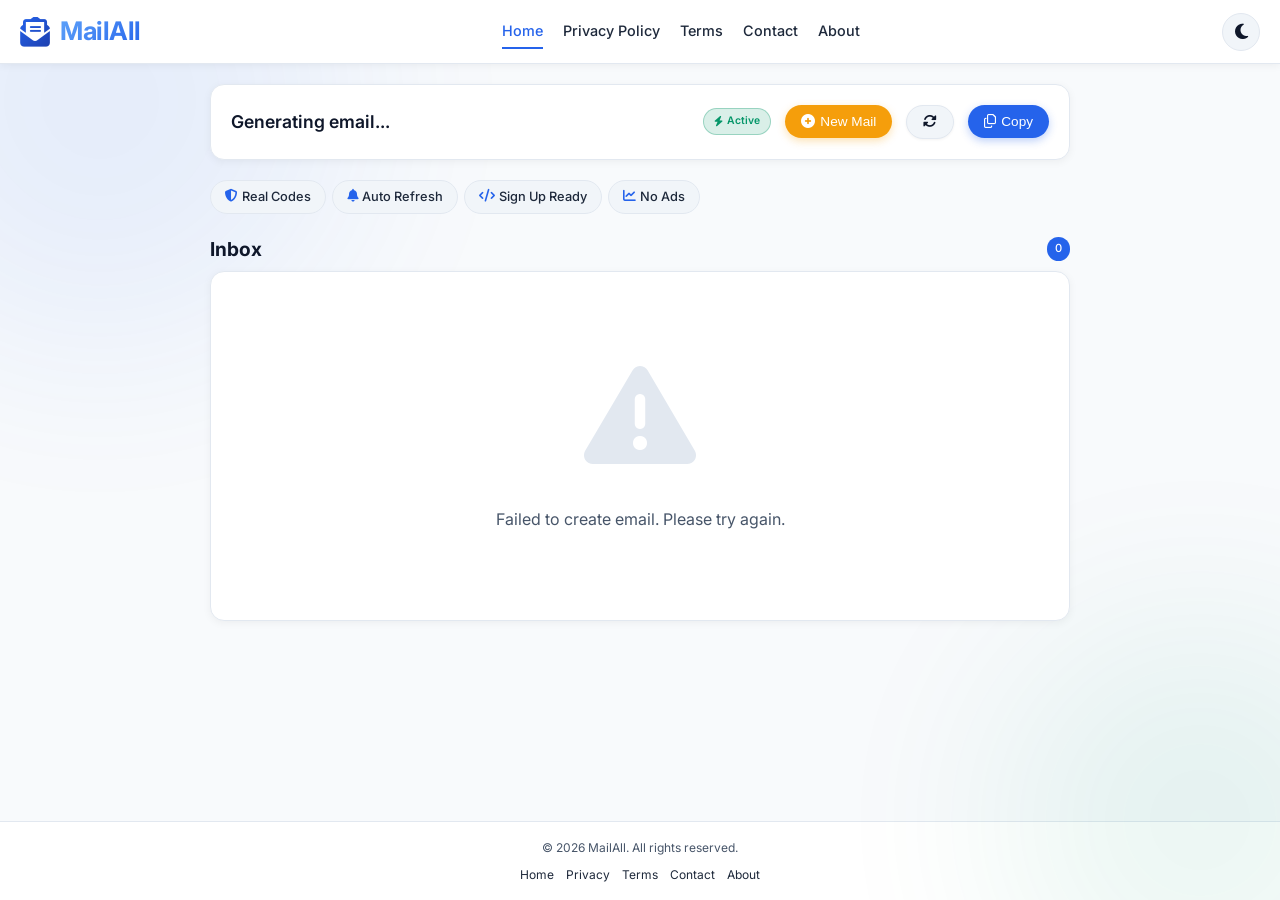
<file: index.html>
<!DOCTYPE html>
<html lang="en">
<head>
  <meta charset="UTF-8">
  <meta name="viewport" content="width=device-width, initial-scale=1.0">
  <title>MailAll – Free Temporary Email Service</title>
  <meta name="description" content="Get instant temporary email address for sign-ups, verification codes, and spam-free inbox. No registration required.">
  <link rel="canonical" href="https://mailall.netlify.app/">
  <meta property="og:title" content="MailAll – Instant Temporary Email">
  <meta property="og:description" content="Free disposable email address for anonymous sign-ups and verification.">
  <meta property="og:type" content="website">
  <meta property="og:url" content="https://mailall.netlify.app/">
  <meta name="twitter:card" content="summary_large_image">
  <script type="application/ld+json">
  {
    "@context": "https://schema.org",
    "@type": "WebApplication",
    "name": "MailAll",
    "url": "https://mailall.netlify.app/",
    "applicationCategory": "Utility"
  }
  </script>
  <meta name="google-site-verification" content="d65-sBvVulBlxFLQzlz-X7MFoewdhZaYgc4i-1GSTPA" />
  <link rel="icon" type="image/png" href="/favicon-96x96.png?v=20260828" sizes="96x96" />
  <link rel="icon" type="image/svg+xml" href="/favicon.svg?v=20260828" />
  <link rel="shortcut icon" href="/favicon.ico?v=20260828" />
  <link rel="apple-touch-icon" sizes="180x180" href="/apple-touch-icon.png?v=20260828" />
  <meta name="apple-mobile-web-app-title" content="MailAll" />
  <link rel="manifest" href="/site.webmanifest?v=20260828" />
  <link rel="preconnect" href="https://fonts.googleapis.com">
  <link rel="preconnect" href="https://fonts.gstatic.com" crossorigin>
  <link href="https://fonts.googleapis.com/css2?family=Inter:wght@400;500;600;700&display=swap" rel="stylesheet">
  <link rel="stylesheet" href="https://cdnjs.cloudflare.com/ajax/libs/font-awesome/6.5.0/css/all.min.css">
  <link rel="stylesheet" href="style.css">
</head>
<body>
  <nav class="navbar" aria-label="Main navigation">
    <a href="index.html" class="logo">
      <i class="fas fa-envelope-open-text"></i>
      <span>MailAll</span>
    </a>
    <div class="desktop-nav">
      <a href="index.html" class="nav-link active">Home</a>
      <a href="privacy.html" class="nav-link">Privacy Policy</a>
      <a href="terms.html" class="nav-link">Terms</a>
      <a href="contact.html" class="nav-link">Contact</a>
      <a href="about.html" class="nav-link">About</a>
    </div>
    <div class="nav-actions">
      <button class="theme-toggle" id="themeToggle" aria-label="Toggle theme" title="Toggle theme">
        <i class="fas fa-moon" id="themeIcon"></i>
      </button>
      <button class="menu-toggle" id="menuToggle" aria-label="Open menu" aria-expanded="false" title="Menu">
        <span class="bar"></span>
        <span class="bar"></span>
        <span class="bar"></span>
      </button>
    </div>
  </nav>

  <div class="menu-overlay" id="menuOverlay">
    <div class="menu-container">
      <a href="index.html" class="menu-item"><i class="fas fa-home"></i> Home</a>
      <a href="privacy.html" class="menu-item"><i class="fas fa-lock"></i> Privacy Policy</a>
      <a href="terms.html" class="menu-item"><i class="fas fa-file-alt"></i> Terms of Service</a>
      <a href="contact.html" class="menu-item"><i class="fas fa-envelope"></i> Contact</a>
      <a href="about.html" class="menu-item"><i class="fas fa-info-circle"></i> About</a>
    </div>
  </div>

  <main class="container">
    <section class="email-card" aria-label="Temporary email address">
      <span class="email-display" id="tempEmail">Generating email...</span>
      <div class="email-actions">
        <span class="status-badge"><i class="fas fa-bolt"></i> Active</span>
        <button class="btn btn-warning" id="generateNewBtn" title="Generate new email"><i class="fas fa-plus-circle"></i> New Mail</button>
        <button class="btn" id="refreshBtn" title="Refresh inbox"><i class="fas fa-sync-alt"></i></button>
        <button class="btn btn-primary" id="copyEmailBtn" title="Copy address"><i class="far fa-copy"></i> Copy</button>
      </div>
    </section>

    <section class="feature-grid" aria-label="Features">
      <span class="feature-chip"><i class="fas fa-shield-alt"></i> Real Codes</span>
      <span class="feature-chip"><i class="fas fa-bell"></i> Auto Refresh</span>
      <span class="feature-chip"><i class="fas fa-code"></i> Sign Up Ready</span>
      <span class="feature-chip"><i class="fas fa-chart-line"></i> No Ads</span>
    </section>

    <section class="inbox-section" aria-label="Inbox">
      <div class="inbox-header">
        <h2 class="inbox-title">Inbox</h2>
        <span class="inbox-count" id="mailCount">0</span>
      </div>
      <div class="inbox-list" id="inboxList">
        <div class="loading-spinner"><i class="fas fa-spinner fa-spin"></i> Loading...</div>
      </div>
    </section>
  </main>

  <div class="modal-overlay" id="modalOverlay">
    <div class="modal-content">
      <div class="modal-header">
        <h3 id="modalSubject"></h3>
        <button class="modal-close" id="modalClose" aria-label="Close"><i class="fas fa-times"></i></button>
      </div>
      <div class="modal-sender" id="modalSender"></div>
      <div class="modal-body" id="modalBody"></div>
    </div>
  </div>

  <footer class="footer">
    <span>&copy; <span id="year"></span> MailAll. All rights reserved.</span>
    <div class="footer-links">
      <a href="index.html">Home</a>
      <a href="privacy.html">Privacy</a>
      <a href="terms.html">Terms</a>
      <a href="contact.html">Contact</a>
      <a href="about.html">About</a>
    </div>
  </footer>

  <script src="script.js"></script>
</body>
</html>
</file>
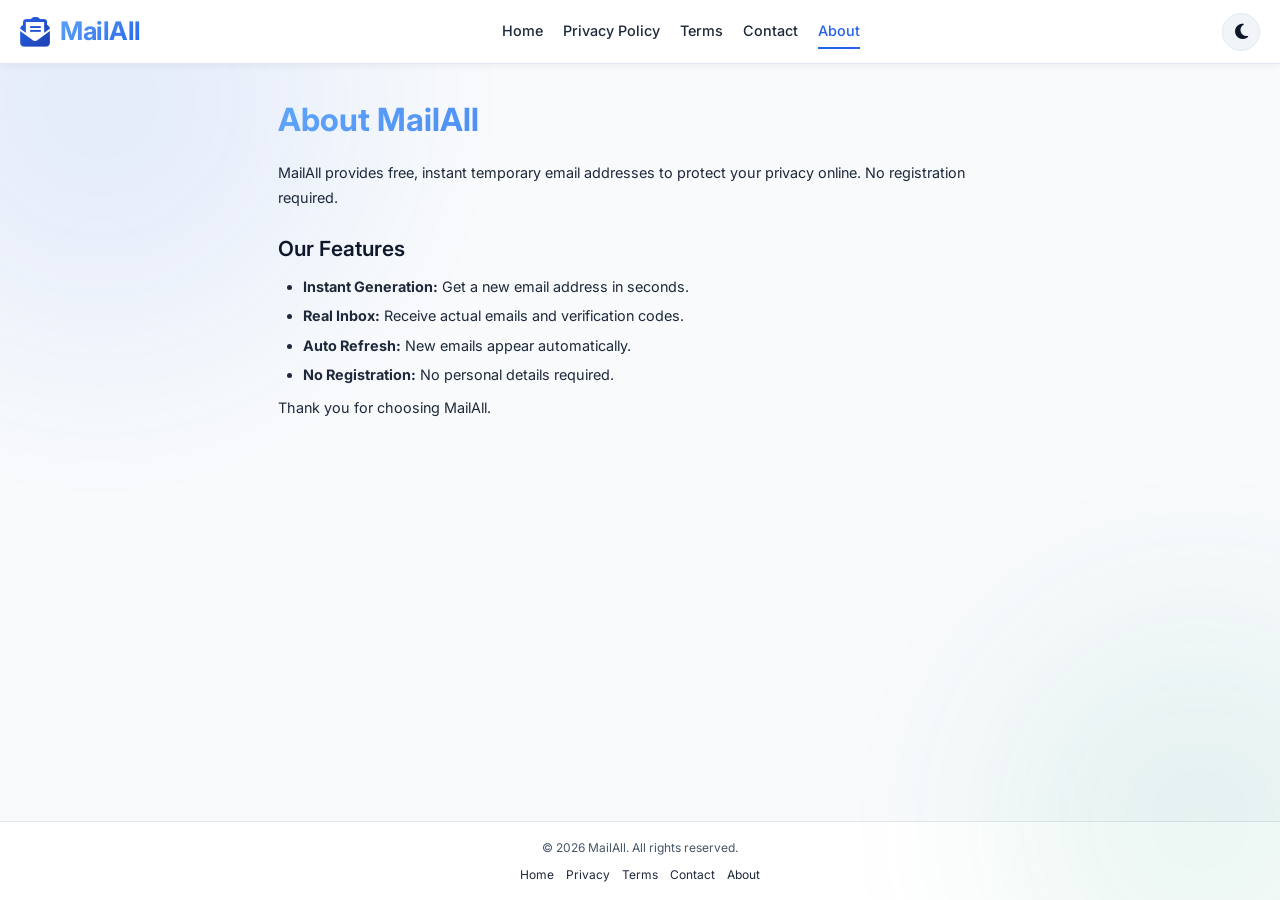
<file: about.html>
<!DOCTYPE html>
<html lang="en">
<head>
  <meta charset="UTF-8">
  <meta name="viewport" content="width=device-width, initial-scale=1.0">
  <title>About Us – MailAll</title>
  <meta name="description" content="Learn more about MailAll, our mission to protect online privacy with free temporary email addresses.">
  <link rel="canonical" href="https://mailall.netlify.app/about.html">
  <meta name="google-site-verification" content="d65-sBvVulBlxFLQzlz-X7MFoewdhZaYgc4i-1GSTPA" />
  <link rel="icon" type="image/png" href="/favicon-96x96.png?v=20260828" sizes="96x96" />
  <link rel="icon" type="image/svg+xml" href="/favicon.svg?v=20260828" />
  <link rel="shortcut icon" href="/favicon.ico?v=20260828" />
  <link rel="apple-touch-icon" sizes="180x180" href="/apple-touch-icon.png?v=20260828" />
  <meta name="apple-mobile-web-app-title" content="MailAll" />
  <link rel="manifest" href="/site.webmanifest?v=20260828" />
  <link rel="preconnect" href="https://fonts.googleapis.com">
  <link rel="preconnect" href="https://fonts.gstatic.com" crossorigin>
  <link href="https://fonts.googleapis.com/css2?family=Inter:wght@400;500;600;700&display=swap" rel="stylesheet">
  <link rel="stylesheet" href="https://cdnjs.cloudflare.com/ajax/libs/font-awesome/6.5.0/css/all.min.css">
  <link rel="stylesheet" href="style.css">
</head>
<body>
  <nav class="navbar">
    <a href="index.html" class="logo"><i class="fas fa-envelope-open-text"></i><span>MailAll</span></a>
    <div class="desktop-nav">
      <a href="index.html" class="nav-link">Home</a>
      <a href="privacy.html" class="nav-link">Privacy Policy</a>
      <a href="terms.html" class="nav-link">Terms</a>
      <a href="contact.html" class="nav-link">Contact</a>
      <a href="about.html" class="nav-link active">About</a>
    </div>
    <div class="nav-actions">
      <button class="theme-toggle" id="themeToggle" aria-label="Toggle theme"><i class="fas fa-moon" id="themeIcon"></i></button>
      <button class="menu-toggle" id="menuToggle" aria-label="Open menu"><span class="bar"></span><span class="bar"></span><span class="bar"></span></button>
    </div>
  </nav>
  <div class="menu-overlay" id="menuOverlay">
    <div class="menu-container">
      <a href="index.html" class="menu-item"><i class="fas fa-home"></i> Home</a>
      <a href="privacy.html" class="menu-item"><i class="fas fa-lock"></i> Privacy Policy</a>
      <a href="terms.html" class="menu-item"><i class="fas fa-file-alt"></i> Terms</a>
      <a href="contact.html" class="menu-item"><i class="fas fa-envelope"></i> Contact</a>
      <a href="about.html" class="menu-item"><i class="fas fa-info-circle"></i> About</a>
    </div>
  </div>

  <main class="content-page">
    <h1>About MailAll</h1>
    <p>MailAll provides free, instant temporary email addresses to protect your privacy online. No registration required.</p>
    <h2>Our Features</h2>
    <ul>
      <li><strong>Instant Generation:</strong> Get a new email address in seconds.</li>
      <li><strong>Real Inbox:</strong> Receive actual emails and verification codes.</li>
      <li><strong>Auto Refresh:</strong> New emails appear automatically.</li>
      <li><strong>No Registration:</strong> No personal details required.</li>
    </ul>
    <p>Thank you for choosing MailAll.</p>
  </main>

  <footer class="footer">
    <span>&copy; <span id="year"></span> MailAll. All rights reserved.</span>
    <div class="footer-links">
      <a href="index.html">Home</a>
      <a href="privacy.html">Privacy</a>
      <a href="terms.html">Terms</a>
      <a href="contact.html">Contact</a>
      <a href="about.html">About</a>
    </div>
  </footer>
  <script src="script.js"></script>
</body>
</html>
</file>
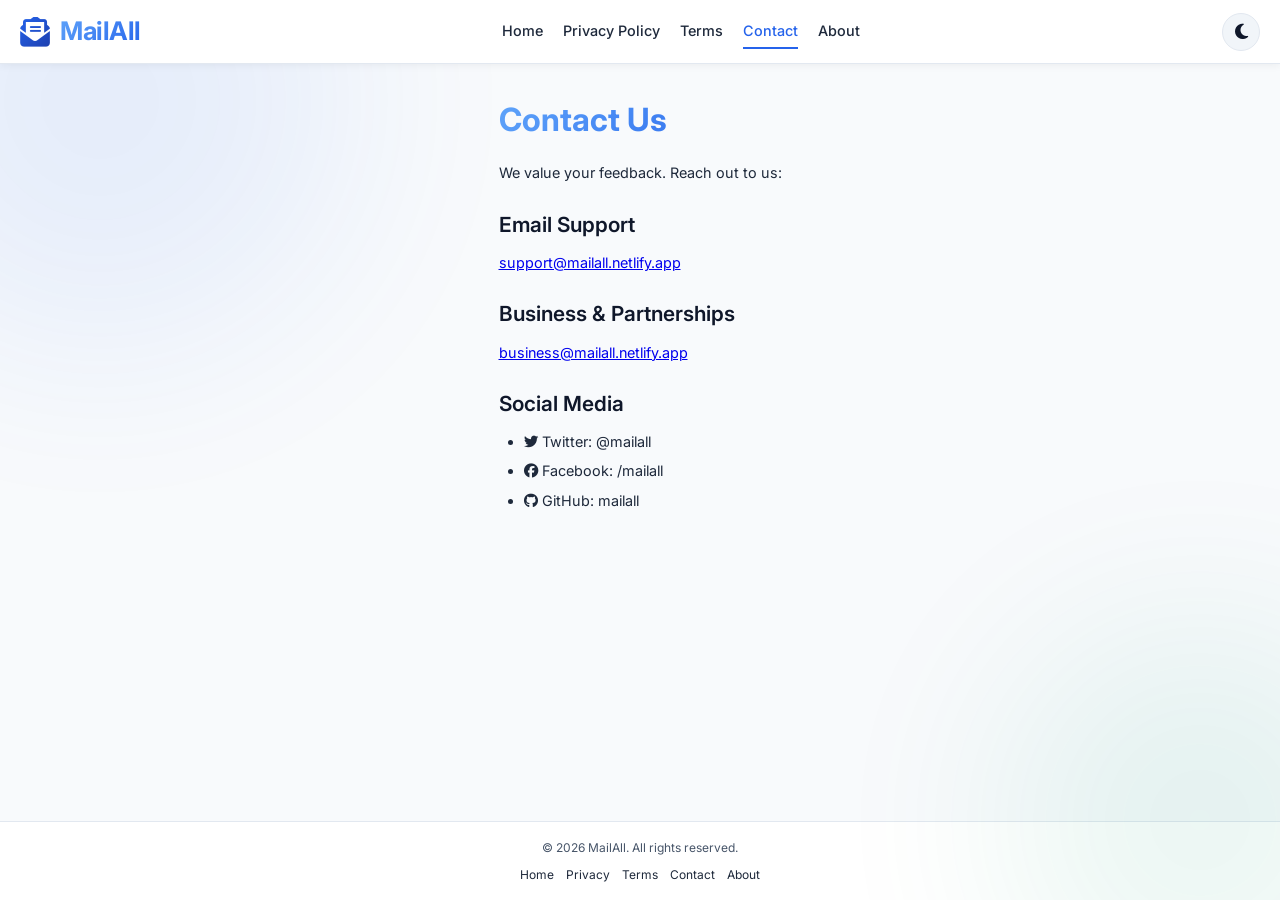
<file: contact.html>
<!DOCTYPE html>
<html lang="en">
<head>
  <meta charset="UTF-8">
  <meta name="viewport" content="width=device-width, initial-scale=1.0">
  <title>Contact Us – MailAll</title>
  <meta name="description" content="Contact MailAll support team for any questions, feedback, or partnership inquiries.">
  <link rel="canonical" href="https://mailall.netlify.app/contact.html">
  <meta name="google-site-verification" content="d65-sBvVulBlxFLQzlz-X7MFoewdhZaYgc4i-1GSTPA" />
  <link rel="icon" type="image/png" href="/favicon-96x96.png?v=20260828" sizes="96x96" />
  <link rel="icon" type="image/svg+xml" href="/favicon.svg?v=20260828" />
  <link rel="shortcut icon" href="/favicon.ico?v=20260828" />
  <link rel="apple-touch-icon" sizes="180x180" href="/apple-touch-icon.png?v=20260828" />
  <meta name="apple-mobile-web-app-title" content="MailAll" />
  <link rel="manifest" href="/site.webmanifest?v=20260828" />
  <link rel="preconnect" href="https://fonts.googleapis.com">
  <link rel="preconnect" href="https://fonts.gstatic.com" crossorigin>
  <link href="https://fonts.googleapis.com/css2?family=Inter:wght@400;500;600;700&display=swap" rel="stylesheet">
  <link rel="stylesheet" href="https://cdnjs.cloudflare.com/ajax/libs/font-awesome/6.5.0/css/all.min.css">
  <link rel="stylesheet" href="style.css">
</head>
<body>
  <nav class="navbar">
    <a href="index.html" class="logo"><i class="fas fa-envelope-open-text"></i><span>MailAll</span></a>
    <div class="desktop-nav">
      <a href="index.html" class="nav-link">Home</a>
      <a href="privacy.html" class="nav-link">Privacy Policy</a>
      <a href="terms.html" class="nav-link">Terms</a>
      <a href="contact.html" class="nav-link active">Contact</a>
      <a href="about.html" class="nav-link">About</a>
    </div>
    <div class="nav-actions">
      <button class="theme-toggle" id="themeToggle" aria-label="Toggle theme"><i class="fas fa-moon" id="themeIcon"></i></button>
      <button class="menu-toggle" id="menuToggle" aria-label="Open menu"><span class="bar"></span><span class="bar"></span><span class="bar"></span></button>
    </div>
  </nav>
  <div class="menu-overlay" id="menuOverlay">
    <div class="menu-container">
      <a href="index.html" class="menu-item"><i class="fas fa-home"></i> Home</a>
      <a href="privacy.html" class="menu-item"><i class="fas fa-lock"></i> Privacy Policy</a>
      <a href="terms.html" class="menu-item"><i class="fas fa-file-alt"></i> Terms</a>
      <a href="contact.html" class="menu-item"><i class="fas fa-envelope"></i> Contact</a>
      <a href="about.html" class="menu-item"><i class="fas fa-info-circle"></i> About</a>
    </div>
  </div>

  <main class="content-page">
    <h1>Contact Us</h1>
    <p>We value your feedback. Reach out to us:</p>
    <h2>Email Support</h2>
    <p><a href="mailto:support@mailall.netlify.app">support@mailall.netlify.app</a></p>
    <h2>Business &amp; Partnerships</h2>
    <p><a href="mailto:business@mailall.netlify.app">business@mailall.netlify.app</a></p>
    <h2>Social Media</h2>
    <ul>
      <li><i class="fab fa-twitter"></i> Twitter: @mailall</li>
      <li><i class="fab fa-facebook"></i> Facebook: /mailall</li>
      <li><i class="fab fa-github"></i> GitHub: mailall</li>
    </ul>
  </main>

  <footer class="footer">
    <span>&copy; <span id="year"></span> MailAll. All rights reserved.</span>
    <div class="footer-links">
      <a href="index.html">Home</a>
      <a href="privacy.html">Privacy</a>
      <a href="terms.html">Terms</a>
      <a href="contact.html">Contact</a>
      <a href="about.html">About</a>
    </div>
  </footer>
  <script src="script.js"></script>
</body>
</html>
</file>
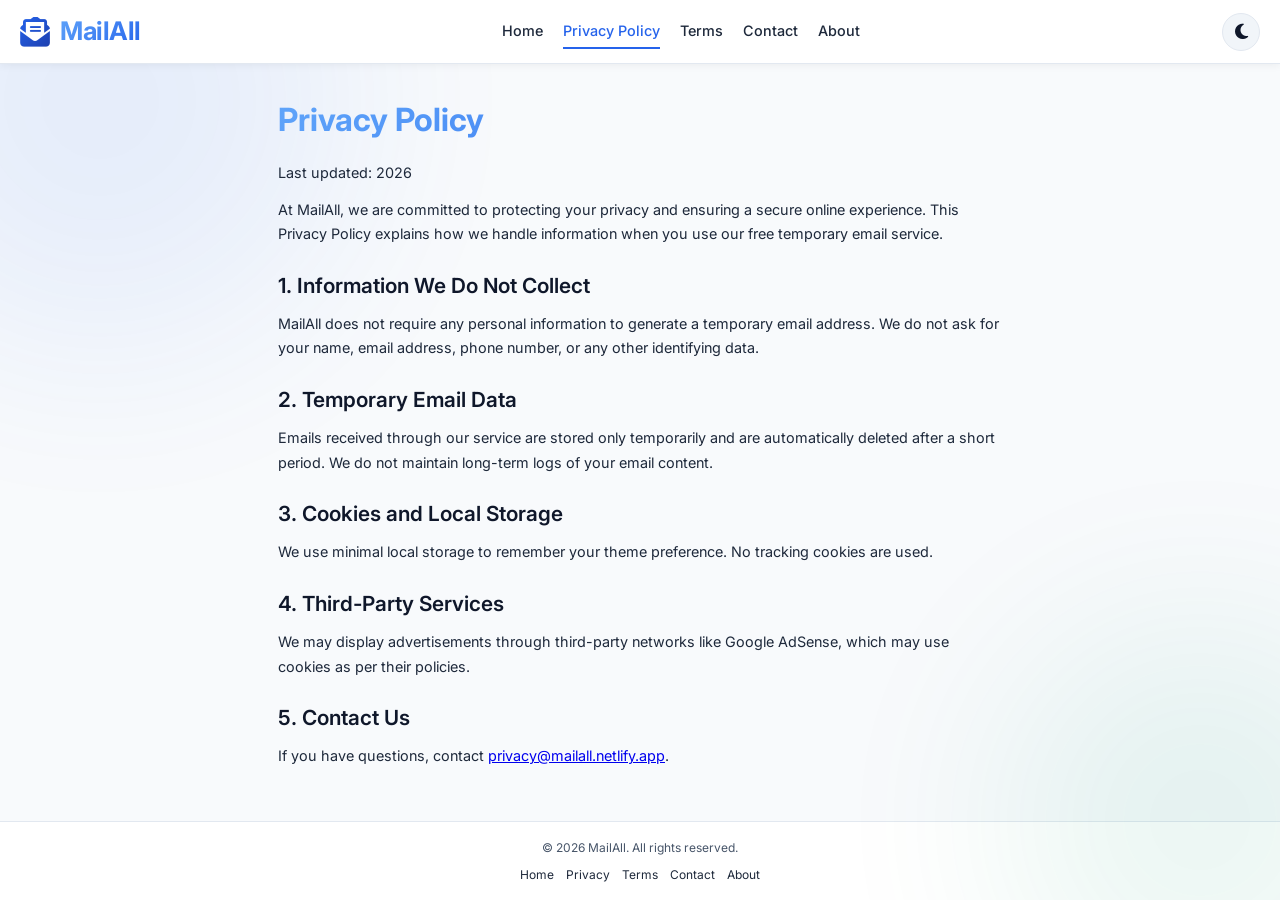
<file: privacy.html>
<!DOCTYPE html>
<html lang="en">
<head>
  <meta charset="UTF-8">
  <meta name="viewport" content="width=device-width, initial-scale=1.0">
  <title>Privacy Policy – MailAll</title>
  <meta name="description" content="Read the Privacy Policy of MailAll. Learn how we protect your privacy while providing free temporary email addresses.">
  <link rel="canonical" href="https://mailall.netlify.app/privacy.html">
  <meta property="og:title" content="Privacy Policy – MailAll">
  <meta property="og:description" content="Read the Privacy Policy of MailAll.">
  <meta property="og:type" content="website">
  <meta property="og:url" content="https://mailall.netlify.app/privacy.html">
  <meta name="google-site-verification" content="d65-sBvVulBlxFLQzlz-X7MFoewdhZaYgc4i-1GSTPA" />
  <link rel="icon" type="image/png" href="/favicon-96x96.png?v=20260828" sizes="96x96" />
  <link rel="icon" type="image/svg+xml" href="/favicon.svg?v=20260828" />
  <link rel="shortcut icon" href="/favicon.ico?v=20260828" />
  <link rel="apple-touch-icon" sizes="180x180" href="/apple-touch-icon.png?v=20260828" />
  <meta name="apple-mobile-web-app-title" content="MailAll" />
  <link rel="manifest" href="/site.webmanifest?v=20260828" />
  <link rel="preconnect" href="https://fonts.googleapis.com">
  <link rel="preconnect" href="https://fonts.gstatic.com" crossorigin>
  <link href="https://fonts.googleapis.com/css2?family=Inter:wght@400;500;600;700&display=swap" rel="stylesheet">
  <link rel="stylesheet" href="https://cdnjs.cloudflare.com/ajax/libs/font-awesome/6.5.0/css/all.min.css">
  <link rel="stylesheet" href="style.css">
</head>
<body>
  <nav class="navbar">
    <a href="index.html" class="logo"><i class="fas fa-envelope-open-text"></i><span>MailAll</span></a>
    <div class="desktop-nav">
      <a href="index.html" class="nav-link">Home</a>
      <a href="privacy.html" class="nav-link active">Privacy Policy</a>
      <a href="terms.html" class="nav-link">Terms</a>
      <a href="contact.html" class="nav-link">Contact</a>
      <a href="about.html" class="nav-link">About</a>
    </div>
    <div class="nav-actions">
      <button class="theme-toggle" id="themeToggle" aria-label="Toggle theme"><i class="fas fa-moon" id="themeIcon"></i></button>
      <button class="menu-toggle" id="menuToggle" aria-label="Open menu"><span class="bar"></span><span class="bar"></span><span class="bar"></span></button>
    </div>
  </nav>
  <div class="menu-overlay" id="menuOverlay">
    <div class="menu-container">
      <a href="index.html" class="menu-item"><i class="fas fa-home"></i> Home</a>
      <a href="privacy.html" class="menu-item"><i class="fas fa-lock"></i> Privacy Policy</a>
      <a href="terms.html" class="menu-item"><i class="fas fa-file-alt"></i> Terms</a>
      <a href="contact.html" class="menu-item"><i class="fas fa-envelope"></i> Contact</a>
      <a href="about.html" class="menu-item"><i class="fas fa-info-circle"></i> About</a>
    </div>
  </div>

  <main class="content-page">
    <h1>Privacy Policy</h1>
    <p>Last updated: <span id="year"></span></p>
    <p>At MailAll, we are committed to protecting your privacy and ensuring a secure online experience. This Privacy Policy explains how we handle information when you use our free temporary email service.</p>
    <h2>1. Information We Do Not Collect</h2>
    <p>MailAll does not require any personal information to generate a temporary email address. We do not ask for your name, email address, phone number, or any other identifying data.</p>
    <h2>2. Temporary Email Data</h2>
    <p>Emails received through our service are stored only temporarily and are automatically deleted after a short period. We do not maintain long-term logs of your email content.</p>
    <h2>3. Cookies and Local Storage</h2>
    <p>We use minimal local storage to remember your theme preference. No tracking cookies are used.</p>
    <h2>4. Third-Party Services</h2>
    <p>We may display advertisements through third-party networks like Google AdSense, which may use cookies as per their policies.</p>
    <h2>5. Contact Us</h2>
    <p>If you have questions, contact <a href="mailto:privacy@mailall.netlify.app">privacy@mailall.netlify.app</a>.</p>
  </main>

  <footer class="footer">
    <span>&copy; <span id="year"></span> MailAll. All rights reserved.</span>
    <div class="footer-links">
      <a href="index.html">Home</a>
      <a href="privacy.html">Privacy</a>
      <a href="terms.html">Terms</a>
      <a href="contact.html">Contact</a>
      <a href="about.html">About</a>
    </div>
  </footer>
  <script src="script.js"></script>
</body>
</html>
</file>
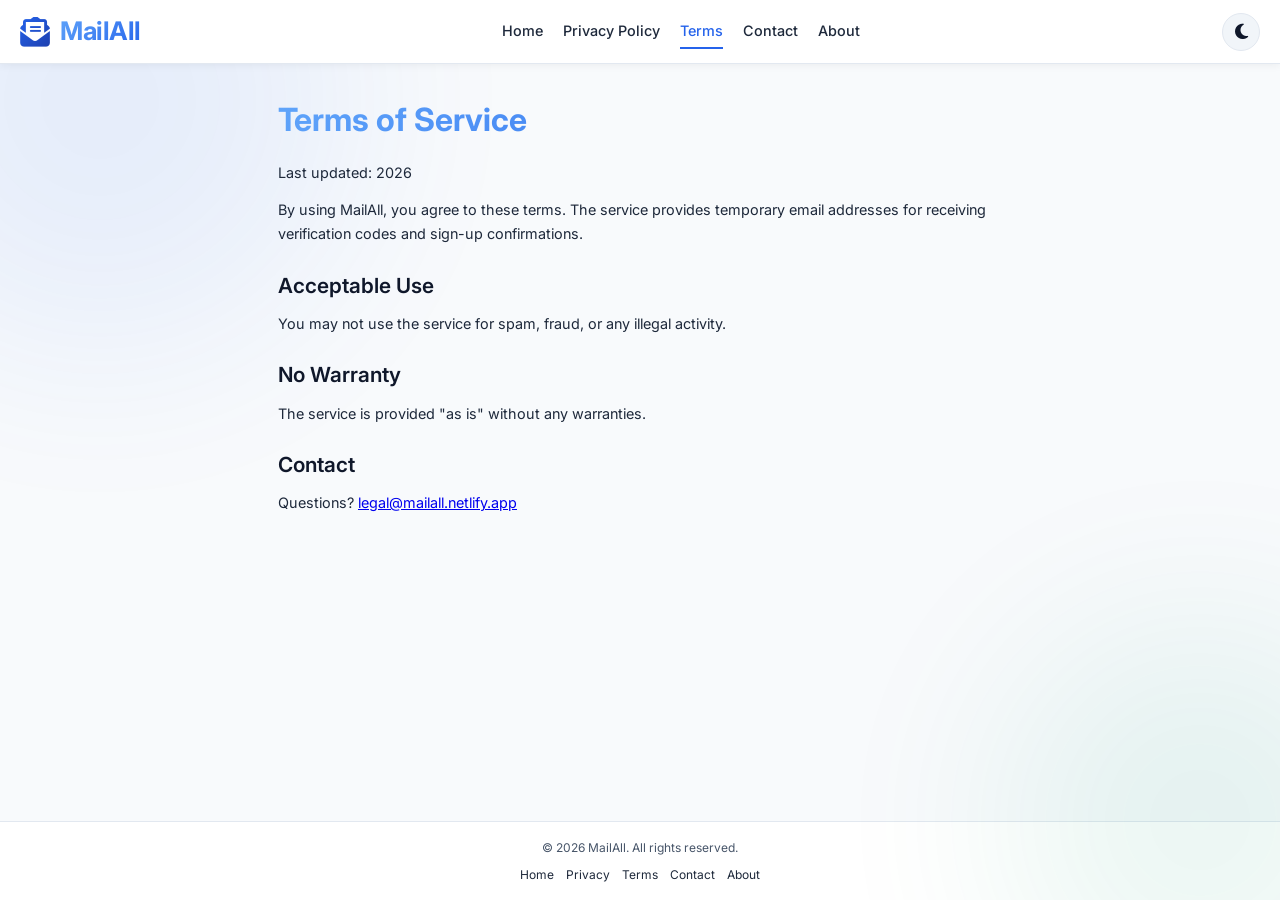
<file: terms.html>
<!DOCTYPE html>
<html lang="en">
<head>
  <meta charset="UTF-8">
  <meta name="viewport" content="width=device-width, initial-scale=1.0">
  <title>Terms of Service – MailAll</title>
  <meta name="description" content="Read the Terms of Service for MailAll. Understand the rules and guidelines for using our free temporary email service.">
  <link rel="canonical" href="https://mailall.netlify.app/terms.html">
  <meta name="google-site-verification" content="d65-sBvVulBlxFLQzlz-X7MFoewdhZaYgc4i-1GSTPA" />
  <link rel="icon" type="image/png" href="/favicon-96x96.png?v=20260828" sizes="96x96" />
  <link rel="icon" type="image/svg+xml" href="/favicon.svg?v=20260828" />
  <link rel="shortcut icon" href="/favicon.ico?v=20260828" />
  <link rel="apple-touch-icon" sizes="180x180" href="/apple-touch-icon.png?v=20260828" />
  <meta name="apple-mobile-web-app-title" content="MailAll" />
  <link rel="manifest" href="/site.webmanifest?v=20260828" />
  <link rel="preconnect" href="https://fonts.googleapis.com">
  <link rel="preconnect" href="https://fonts.gstatic.com" crossorigin>
  <link href="https://fonts.googleapis.com/css2?family=Inter:wght@400;500;600;700&display=swap" rel="stylesheet">
  <link rel="stylesheet" href="https://cdnjs.cloudflare.com/ajax/libs/font-awesome/6.5.0/css/all.min.css">
  <link rel="stylesheet" href="style.css">
</head>
<body>
  <nav class="navbar">
    <a href="index.html" class="logo"><i class="fas fa-envelope-open-text"></i><span>MailAll</span></a>
    <div class="desktop-nav">
      <a href="index.html" class="nav-link">Home</a>
      <a href="privacy.html" class="nav-link">Privacy Policy</a>
      <a href="terms.html" class="nav-link active">Terms</a>
      <a href="contact.html" class="nav-link">Contact</a>
      <a href="about.html" class="nav-link">About</a>
    </div>
    <div class="nav-actions">
      <button class="theme-toggle" id="themeToggle" aria-label="Toggle theme"><i class="fas fa-moon" id="themeIcon"></i></button>
      <button class="menu-toggle" id="menuToggle" aria-label="Open menu"><span class="bar"></span><span class="bar"></span><span class="bar"></span></button>
    </div>
  </nav>
  <div class="menu-overlay" id="menuOverlay">
    <div class="menu-container">
      <a href="index.html" class="menu-item"><i class="fas fa-home"></i> Home</a>
      <a href="privacy.html" class="menu-item"><i class="fas fa-lock"></i> Privacy Policy</a>
      <a href="terms.html" class="menu-item"><i class="fas fa-file-alt"></i> Terms</a>
      <a href="contact.html" class="menu-item"><i class="fas fa-envelope"></i> Contact</a>
      <a href="about.html" class="menu-item"><i class="fas fa-info-circle"></i> About</a>
    </div>
  </div>

  <main class="content-page">
    <h1>Terms of Service</h1>
    <p>Last updated: <span id="year"></span></p>
    <p>By using MailAll, you agree to these terms. The service provides temporary email addresses for receiving verification codes and sign-up confirmations.</p>
    <h2>Acceptable Use</h2>
    <p>You may not use the service for spam, fraud, or any illegal activity.</p>
    <h2>No Warranty</h2>
    <p>The service is provided "as is" without any warranties.</p>
    <h2>Contact</h2>
    <p>Questions? <a href="mailto:legal@mailall.netlify.app">legal@mailall.netlify.app</a></p>
  </main>

  <footer class="footer">
    <span>&copy; <span id="year"></span> MailAll. All rights reserved.</span>
    <div class="footer-links">
      <a href="index.html">Home</a>
      <a href="privacy.html">Privacy</a>
      <a href="terms.html">Terms</a>
      <a href="contact.html">Contact</a>
      <a href="about.html">About</a>
    </div>
  </footer>
  <script src="script.js"></script>
</body>
</html>
</file>
<file: style.css>
:root {
  --bg: #f8fafc;
  --surface: #ffffff;
  --surface-alt: #f1f5f9;
  --text: #0f172a;
  --text-secondary: #1e293b;
  --text-muted: #475569;
  --border: #e2e8f0;
  --accent: #2563eb;
  --accent-light: #60a5fa;
  --success: #059669;
  --shadow: 0 12px 24px rgba(0,0,0,0.06);
  --shadow-sm: 0 2px 8px rgba(0,0,0,0.05);
  --radius: 14px;
  --transition: 0.3s cubic-bezier(0.4,0,0.2,1);
}
[data-theme="dark"] {
  --bg: #0f172a;
  --surface: #1e293b;
  --surface-alt: #162032;
  --text: #f1f5f9;
  --text-secondary: #cbd5e1;
  --text-muted: #94a3b8;
  --border: rgba(255,255,255,0.1);
  --shadow: 0 30px 60px rgba(0,0,0,0.5);
  --shadow-sm: 0 4px 12px rgba(0,0,0,0.3);
}
* { margin: 0; padding: 0; box-sizing: border-box; }
body {
  font-family: 'Inter', sans-serif;
  background: var(--bg);
  color: var(--text);
  min-height: 100vh;
  transition: background 0.4s, color 0.4s;
  display: flex;
  flex-direction: column;
  overflow-x: hidden;
  line-height: 1.6;
  position: relative;
}
body::before, body::after {
  content: '';
  position: fixed;
  border-radius: 50%;
  pointer-events: none;
  z-index: 0;
  opacity: 0.08;
  filter: blur(100px);
}
body::before { width: 500px; height: 500px; background: var(--accent); top: -150px; left: -150px; animation: floatBg1 25s ease-in-out infinite; }
body::after { width: 400px; height: 400px; background: var(--success); bottom: -120px; right: -120px; animation: floatBg2 30s ease-in-out infinite; }
@keyframes floatBg1 { 0%,100% { transform: translate(0,0) scale(1); } 50% { transform: translate(80px,60px) scale(1.2); } }
@keyframes floatBg2 { 0%,100% { transform: translate(0,0) scale(1); } 50% { transform: translate(-70px,-50px) scale(1.15); } }

.navbar {
  background: var(--surface);
  border-bottom: 1px solid var(--border);
  padding: 0 20px;
  height: 64px;
  display: flex;
  align-items: center;
  justify-content: space-between;
  position: sticky;
  top: 0;
  z-index: 100;
  transition: background 0.4s;
  box-shadow: var(--shadow-sm);
  width: 100%;
  backdrop-filter: blur(10px);
}
.navbar .logo { display: flex; align-items: center; gap: 10px; text-decoration: none; }
.navbar .logo i {
  font-size: 30px;
  background: linear-gradient(135deg, var(--accent), #1e40af);
  -webkit-background-clip: text;
  -webkit-text-fill-color: transparent;
  animation: bounceIcon 2.5s ease-in-out infinite;
}
.navbar .logo span {
  font-weight: 700;
  font-size: 1.6rem;
  letter-spacing: -0.5px;
  background: linear-gradient(135deg, var(--accent-light), var(--accent));
  -webkit-background-clip: text;
  -webkit-text-fill-color: transparent;
}
@keyframes bounceIcon { 0%,100% { transform: translateY(0); } 50% { transform: translateY(-4px); } }

.desktop-nav { display: flex; gap: 20px; align-items: center; }
.nav-link {
  color: var(--text-secondary);
  text-decoration: none;
  font-size: 0.9rem;
  font-weight: 500;
  transition: color 0.2s, border-bottom 0.2s;
  padding: 5px 0;
  border-bottom: 2px solid transparent;
}
.nav-link:hover, .nav-link.active { color: var(--accent); border-bottom-color: var(--accent); }

.nav-actions { display: flex; align-items: center; gap: 8px; }

.theme-toggle {
  background: var(--surface-alt);
  border: 1px solid var(--border);
  border-radius: 50%;
  width: 38px;
  height: 38px;
  display: flex;
  align-items: center;
  justify-content: center;
  cursor: pointer;
  color: var(--text);
  transition: var(--transition);
}
.theme-toggle:hover { background: var(--border); transform: rotate(15deg); }
.theme-toggle i { font-size: 1.1rem; }

.menu-toggle {
  background: transparent;
  border: none;
  width: 38px;
  height: 38px;
  display: none;
  flex-direction: column;
  justify-content: center;
  align-items: center;
  cursor: pointer;
  transition: var(--transition);
  position: relative;
  z-index: 101;
}
.menu-toggle .bar {
  display: block;
  width: 22px;
  height: 2px;
  background: var(--text);
  margin: 3px 0;
  transition: 0.4s;
  border-radius: 2px;
}
.menu-toggle.active .bar:nth-child(1) { transform: translateY(8px) rotate(45deg); }
.menu-toggle.active .bar:nth-child(2) { opacity: 0; }
.menu-toggle.active .bar:nth-child(3) { transform: translateY(-8px) rotate(-45deg); }

.menu-overlay {
  position: fixed;
  inset: 0;
  background: rgba(0,0,0,0.5);
  backdrop-filter: blur(8px);
  z-index: 99;
  display: flex;
  justify-content: center;
  align-items: center;
  opacity: 0;
  visibility: hidden;
  transition: opacity 0.3s, visibility 0.3s;
}
.menu-overlay.active { opacity: 1; visibility: visible; }
.menu-container {
  background: var(--surface);
  border-radius: 16px;
  padding: 24px;
  width: 90%;
  max-width: 380px;
  display: flex;
  flex-direction: column;
  gap: 10px;
  box-shadow: var(--shadow);
  transform: scale(0.9);
  transition: transform 0.3s cubic-bezier(0.34,1.56,0.64,1);
}
.menu-overlay.active .menu-container { transform: scale(1); }
.menu-item {
  display: flex;
  align-items: center;
  gap: 14px;
  padding: 12px 14px;
  border-radius: 10px;
  color: var(--text-secondary);
  text-decoration: none;
  font-size: 0.95rem;
  font-weight: 500;
  background: var(--surface-alt);
  transition: background 0.2s, transform 0.2s;
}
.menu-item i { width: 22px; text-align: center; font-size: 1.2rem; color: var(--accent); }
.menu-item:hover { background: var(--accent); color: white; transform: translateX(4px); }
.menu-item:hover i { color: white; }

.container {
  max-width: 760px;
  margin: 0 auto;
  padding: 14px;
  display: flex;
  flex-direction: column;
  gap: 14px;
  flex: 1;
  width: 100%;
  position: relative;
  z-index: 1;
}

.email-card {
  background: var(--surface);
  border-radius: var(--radius);
  padding: 14px;
  display: flex;
  justify-content: space-between;
  align-items: center;
  flex-wrap: wrap;
  gap: 10px;
  border: 1px solid var(--border);
  box-shadow: var(--shadow-sm);
}
.email-display {
  font-size: 1rem;
  font-weight: 600;
  color: var(--text);
  word-break: break-all;
  flex: 1;
  min-width: 150px;
}
.email-actions { display: flex; gap: 14px; flex-wrap: wrap; align-items: center; }
.status-badge {
  background: rgba(5,150,105,0.15);
  border: 1px solid rgba(5,150,105,0.3);
  color: var(--success);
  border-radius: 50px;
  padding: 4px 10px;
  font-size: 0.65rem;
  font-weight: 600;
  display: flex;
  align-items: center;
  gap: 4px;
}

.btn {
  background: var(--surface-alt);
  border: 1px solid var(--border);
  padding: 7px 12px;
  border-radius: 20px;
  font-weight: 500;
  display: inline-flex;
  align-items: center;
  gap: 5px;
  cursor: pointer;
  transition: all 0.2s ease;
  color: var(--text);
  font-size: 0.75rem;
  white-space: nowrap;
  box-shadow: 0 1px 3px rgba(0,0,0,0.05);
}
.btn:hover { background: var(--border); transform: translateY(-1px); box-shadow: 0 2px 6px rgba(0,0,0,0.1); }
.btn:active { transform: translateY(0); box-shadow: none; }
.btn-primary { background: var(--accent); border: none; color: white; box-shadow: 0 3px 8px rgba(37,99,235,0.3); }
.btn-primary:hover { background: #1d4ed8; }
.btn-warning { background: #f59e0b; border: none; color: white; box-shadow: 0 3px 8px rgba(245,158,11,0.3); }
.btn-warning:hover { background: #d97706; }

.feature-grid { display: flex; flex-wrap: wrap; gap: 6px; }
.feature-chip {
  background: var(--surface-alt);
  border: 1px solid var(--border);
  border-radius: 20px;
  padding: 4px 10px;
  font-size: 0.7rem;
  font-weight: 500;
  color: var(--text-secondary);
  display: inline-flex;
  align-items: center;
  gap: 4px;
  animation: chipFloat 4s ease-in-out infinite;
}
.feature-chip:nth-child(2) { animation-delay: 0.5s; }
.feature-chip:nth-child(3) { animation-delay: 1s; }
.feature-chip:nth-child(4) { animation-delay: 1.5s; }
@keyframes chipFloat { 0%,100% { transform: translateY(0) rotate(0deg); } 50% { transform: translateY(-4px) rotate(1deg); } }
.feature-chip i { color: var(--accent); font-size: 0.8rem; }

.inbox-header { display: flex; justify-content: space-between; align-items: center; margin-bottom: 6px; }
.inbox-title { font-weight: 700; font-size: 1.2rem; color: var(--text); }
.inbox-count {
  background: var(--accent);
  color: white;
  padding: 3px 8px;
  border-radius: 20px;
  font-weight: 500;
  font-size: 0.7rem;
}
.inbox-list {
  background: var(--surface);
  border-radius: var(--radius);
  padding: 6px;
  min-height: 250px;
  max-height: 450px;
  overflow-y: auto;
  overflow-x: hidden;
  display: flex;
  flex-direction: column;
  gap: 6px;
  border: 1px solid var(--border);
  box-shadow: var(--shadow-sm);
}
.email-item {
  background: var(--surface-alt);
  border-radius: 10px;
  padding: 14px 16px;
  display: flex;
  gap: 12px;
  border: 1px solid var(--border);
  transition: var(--transition);
  cursor: pointer;
  overflow-wrap: anywhere;
  word-break: break-word;
}
.email-item:hover { border-color: var(--accent); background: var(--surface); }
.email-icon {
  width: 36px;
  height: 36px;
  border-radius: 8px;
  background: rgba(37,99,235,0.2);
  display: flex;
  align-items: center;
  justify-content: center;
  color: var(--accent-light);
  font-size: 1rem;
  flex-shrink: 0;
}
.email-content { flex: 1; min-width: 0; }
.email-subject { font-weight: 600; color: var(--text); margin-bottom: 4px; font-size: 0.95rem; }
.email-sender { color: var(--text-muted); font-size: 0.75rem; display: flex; gap: 6px; margin-bottom: 6px; flex-wrap: wrap; }
.email-body-preview {
  color: var(--text-secondary);
  font-size: 0.85rem;
  line-height: 1.5;
  background: var(--surface);
  padding: 8px 10px;
  border-radius: 6px;
  border-left: 3px solid var(--accent);
  word-break: break-word;
  overflow-wrap: anywhere;
  max-height: 120px;
  overflow-y: auto;
}
.read-more-btn {
  background: none;
  border: none;
  color: var(--accent);
  font-size: 0.75rem;
  cursor: pointer;
  padding: 4px 0;
  margin-top: 4px;
}
.read-more-btn:hover { text-decoration: underline; }

.no-mails {
  text-align: center;
  display: flex;
  flex-direction: column;
  align-items: center;
  justify-content: center;
  flex: 1;
  min-height: 200px;
  color: var(--text-muted);
}
.no-mails i {
  font-size: 6rem;
  margin-bottom: 10px;
  color: var(--border);
  animation: floatEnvelope 2.5s ease-in-out infinite;
  display: inline-block;
}
.no-mails p { font-size: 0.8rem; margin-top: 5px; }
@keyframes floatEnvelope {
  0%,100% { transform: translateY(0) rotate(0deg); }
  25% { transform: translateY(-12px) rotate(-3deg); }
  50% { transform: translateY(0) rotate(0deg); }
  75% { transform: translateY(12px) rotate(3deg); }
}

.loading-spinner { text-align: center; padding: 40px; color: var(--text-muted); font-size: 0.9rem; }
.loading-spinner i { margin-right: 8px; color: var(--accent); }

.clickable-code {
  background: rgba(37,99,235,0.15);
  border: 1px solid var(--accent);
  padding: 1px 5px;
  border-radius: 3px;
  cursor: pointer;
  display: inline-block;
  color: var(--accent-light);
  font-weight: 600;
  letter-spacing: 0.5px;
  font-size: 0.75rem;
}
.clickable-code:hover { background: rgba(37,99,235,0.3); }
.email-body-preview a, .modal-body a {
  color: var(--accent);
  text-decoration: underline;
  word-break: break-all;
  font-size: 0.75rem;
}

.modal-overlay {
  position: fixed;
  inset: 0;
  background: rgba(0,0,0,0.6);
  backdrop-filter: blur(4px);
  z-index: 150;
  display: flex;
  justify-content: center;
  align-items: center;
  opacity: 0;
  visibility: hidden;
  transition: opacity 0.3s, visibility 0.3s;
  padding: 20px;
}
.modal-overlay.active { opacity: 1; visibility: visible; }
.modal-content {
  background: var(--surface);
  border-radius: var(--radius);
  box-shadow: var(--shadow);
  width: 100%;
  max-width: 560px;
  max-height: 80vh;
  overflow-y: auto;
  padding: 18px;
  animation: modalPop 0.3s ease;
}
@keyframes modalPop { from { transform: scale(0.8); opacity: 0; } to { transform: scale(1); opacity: 1; } }
.modal-header { display: flex; justify-content: space-between; align-items: start; gap: 10px; margin-bottom: 8px; }
.modal-header h3 { font-size: 1.1rem; font-weight: 700; color: var(--text); }
.modal-close { background: none; border: none; font-size: 1.4rem; cursor: pointer; color: var(--text-muted); }
.modal-close:hover { color: var(--text); }
.modal-sender { color: var(--text-muted); font-size: 0.75rem; margin-bottom: 12px; }
.modal-body {
  color: var(--text-secondary);
  line-height: 1.6;
  word-break: break-word;
  overflow-wrap: anywhere;
  font-size: 0.9rem;
}

.content-page {
  max-width: 760px;
  margin: 0 auto;
  padding: 30px 18px;
  flex: 1;
  position: relative;
  z-index: 1;
}
.content-page h1 {
  font-size: 2rem;
  font-weight: 700;
  margin-bottom: 16px;
  background: linear-gradient(135deg, var(--accent-light), var(--accent));
  -webkit-background-clip: text;
  -webkit-text-fill-color: transparent;
  animation: fadeSlideIn 0.8s ease;
}
.content-page h2 { font-size: 1.3rem; font-weight: 600; margin: 22px 0 10px; color: var(--text); }
.content-page p { margin-bottom: 12px; color: var(--text-secondary); line-height: 1.7; font-size: 0.9rem; }
.content-page ul { margin: 10px 0; padding-left: 25px; color: var(--text-secondary); font-size: 0.9rem; }
.content-page li { margin-bottom: 6px; }
@keyframes fadeSlideIn { from { opacity: 0; transform: translateY(20px); } to { opacity: 1; transform: translateY(0); } }

.footer {
  text-align: center;
  padding: 16px;
  color: var(--text-muted);
  font-size: 0.75rem;
  border-top: 1px solid var(--border);
  background: var(--surface);
}
.footer-links { display: flex; justify-content: center; flex-wrap: wrap; gap: 12px; margin-top: 8px; }
.footer-links a { color: var(--text-secondary); text-decoration: none; font-size: 0.75rem; transition: color 0.2s; }
.footer-links a:hover { color: var(--accent); }

.inbox-list::-webkit-scrollbar { width: 4px; }
.inbox-list::-webkit-scrollbar-track { background: transparent; }
.inbox-list::-webkit-scrollbar-thumb { background: var(--border); border-radius: 10px; }
.modal-content::-webkit-scrollbar { width: 5px; }
.modal-content::-webkit-scrollbar-track { background: transparent; }
.modal-content::-webkit-scrollbar-thumb { background: var(--border); border-radius: 10px; }

@media (min-width: 1024px) {
  .container { max-width: 900px; padding: 20px; gap: 20px; }
  .email-card { padding: 20px; }
  .email-display { font-size: 1.1rem; }
  .btn { padding: 9px 16px; font-size: 0.85rem; }
  .feature-chip { font-size: 0.8rem; padding: 6px 14px; }
  .inbox-list { min-height: 350px; max-height: 550px; }
  .email-item { padding: 16px 20px; }
  .email-icon { width: 40px; height: 40px; font-size: 1.1rem; }
  .email-subject { font-size: 1rem; }
  .email-sender { font-size: 0.8rem; }
  .email-body-preview { font-size: 0.9rem; }
  .no-mails i { font-size: 7rem; }
}

@media (min-width: 768px) and (max-width: 1023px) {
  .container { max-width: 700px; padding: 16px; }
  .desktop-nav { gap: 15px; }
  .nav-link { font-size: 0.85rem; }
  .email-card { padding: 16px; }
  .email-display { font-size: 1rem; }
  .btn { padding: 8px 12px; font-size: 0.8rem; }
  .inbox-list { min-height: 300px; max-height: 500px; }
  .email-item { padding: 12px 14px; }
  .no-mails i { font-size: 6rem; }
}

@media (max-width: 767px) {
  .desktop-nav { display: none; }
  .menu-toggle { display: flex; }
  .navbar { height: 60px; padding: 0 14px; }
  .navbar .logo i { font-size: 26px; }
  .navbar .logo span { font-size: 1.4rem; }
  .theme-toggle, .menu-toggle { width: 36px; height: 36px; }
  .theme-toggle i { font-size: 1rem; }
  .menu-toggle .bar { width: 20px; }
  .container { padding: 10px; }
  .email-card { padding: 12px; gap: 8px; }
  .email-display { font-size: 0.9rem; }
  .btn { padding: 6px 10px; font-size: 0.7rem; }
  .feature-chip { font-size: 0.65rem; padding: 3px 8px; }
  .inbox-list { min-height: 250px; max-height: 400px; }
  .email-item { padding: 10px 12px; }
  .email-icon { width: 32px; height: 32px; font-size: 0.9rem; }
  .email-subject { font-size: 0.85rem; }
  .email-sender { font-size: 0.7rem; }
  .email-body-preview { font-size: 0.78rem; }
  .no-mails i { font-size: 5rem; }
}

@media (max-width: 480px) {
  .navbar { height: 56px; padding: 0 10px; }
  .navbar .logo i { font-size: 24px; }
  .navbar .logo span { font-size: 1.2rem; }
  .theme-toggle, .menu-toggle { width: 32px; height: 32px; }
  .theme-toggle i { font-size: 0.9rem; }
  .menu-toggle .bar { width: 18px; height: 2px; }
  .container { padding: 8px; }
  .email-card { padding: 10px; gap: 8px; }
  .email-display { font-size: 0.85rem; }
  .btn { padding: 5px 8px; font-size: 0.65rem; }
  .feature-chip { font-size: 0.6rem; padding: 2px 7px; }
  .inbox-list { min-height: 220px; max-height: 350px; }
  .email-item { padding: 8px 10px; }
  .email-icon { width: 28px; height: 28px; font-size: 0.8rem; }
  .email-subject { font-size: 0.8rem; }
  .email-sender { font-size: 0.65rem; }
  .email-body-preview { font-size: 0.72rem; }
  .no-mails i { font-size: 4rem; }
}
</file>
